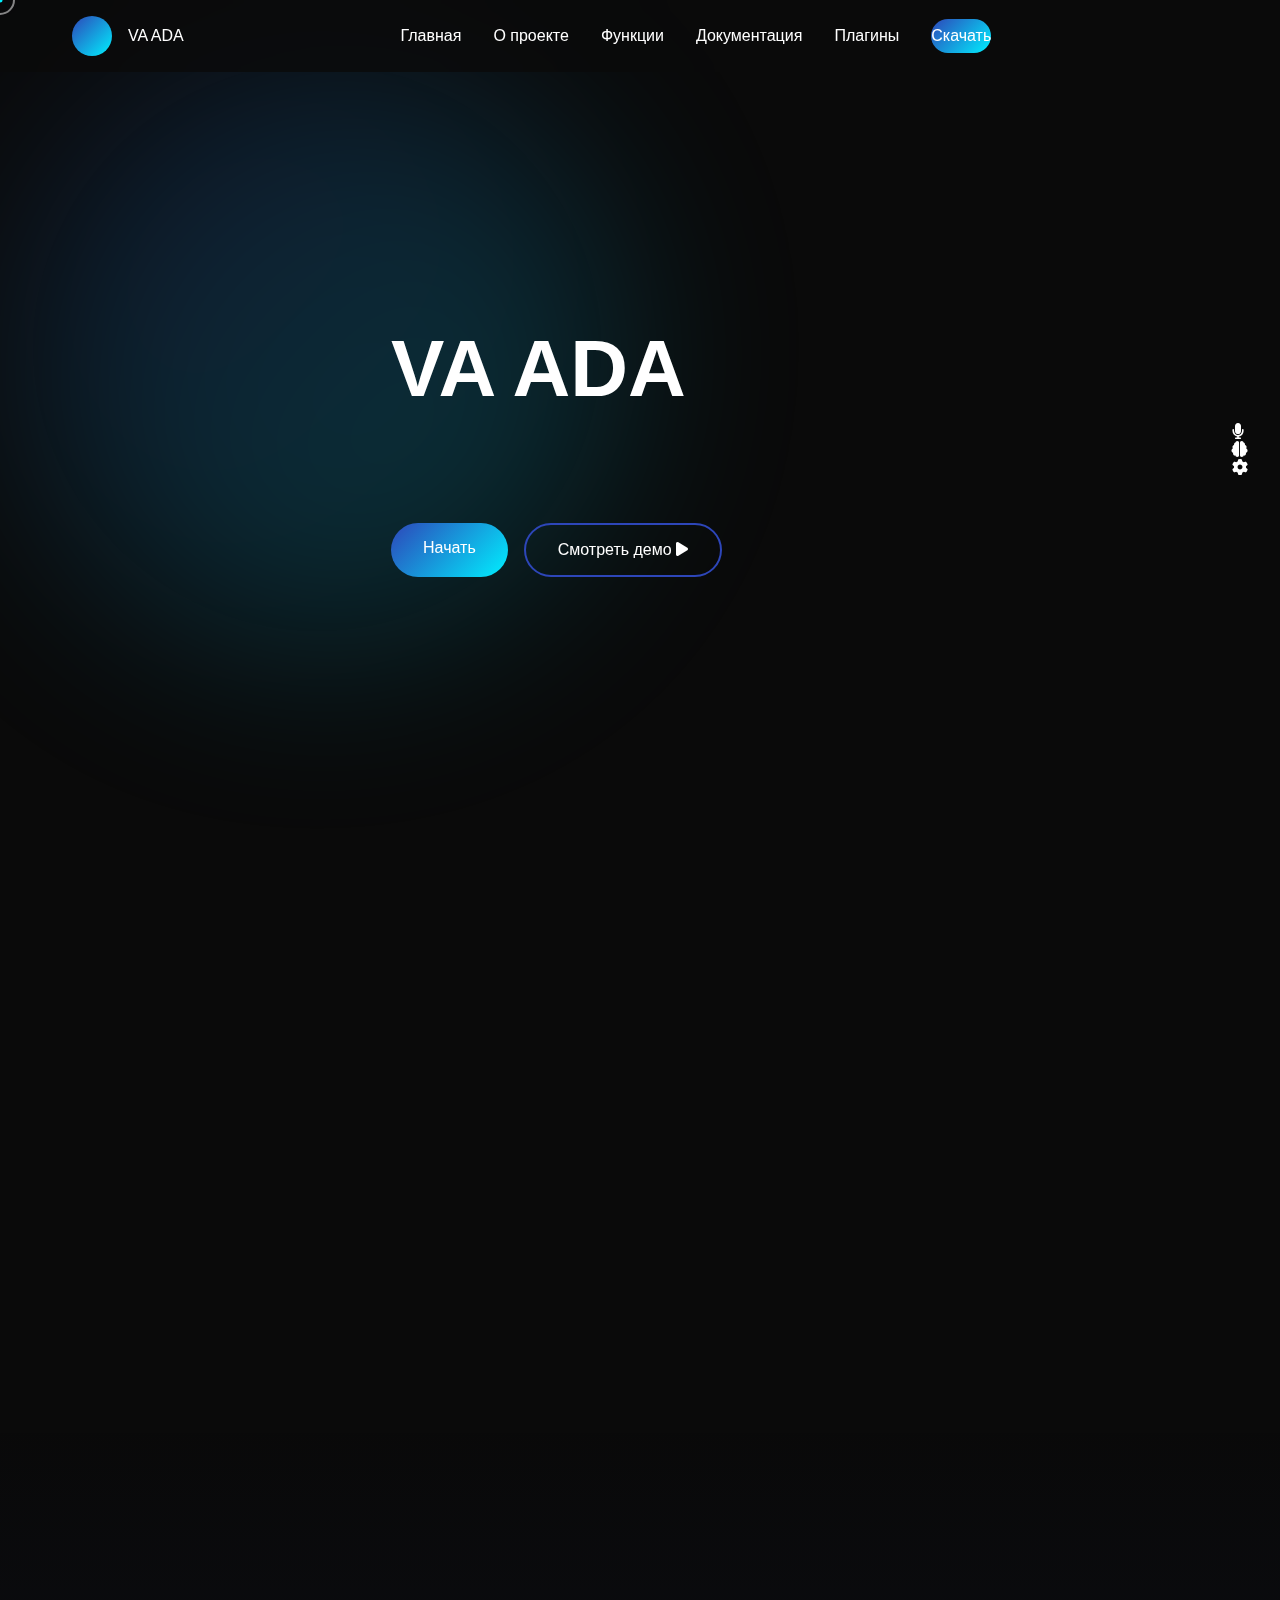
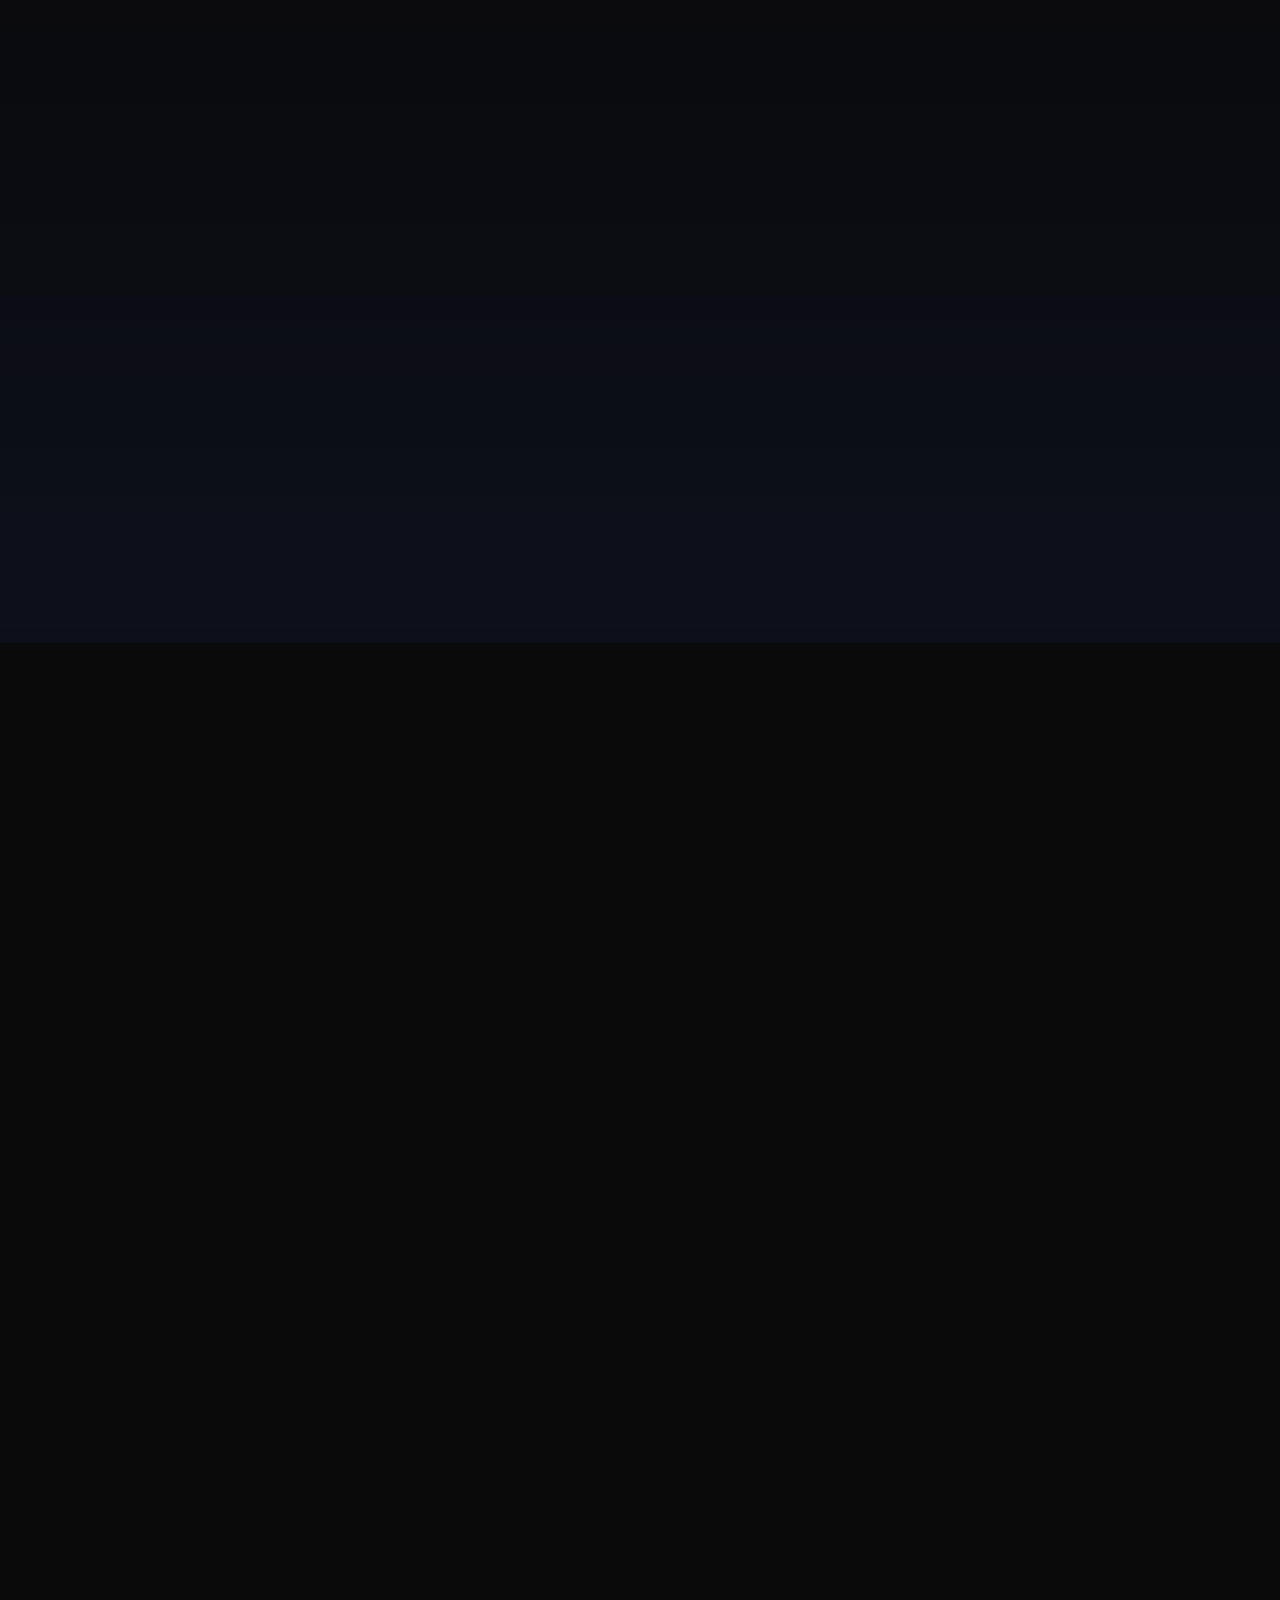
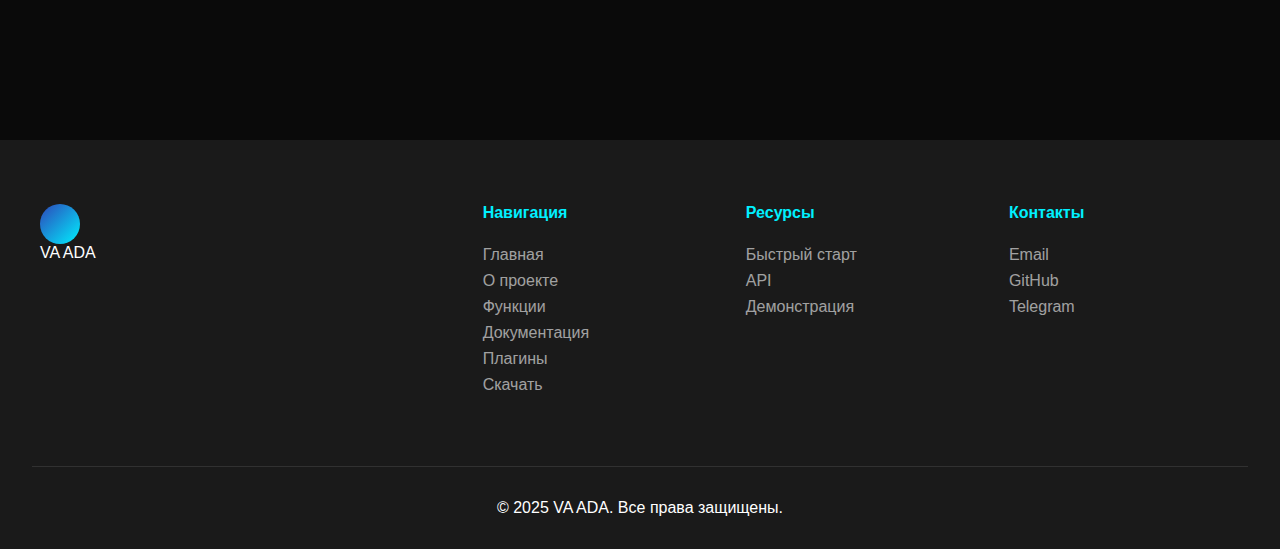
<file: index.html>
<!DOCTYPE html>
<html lang="ru">
<head>
    <meta charset="UTF-8">
    <meta name="viewport" content="width=device-width, initial-scale=1.0">
    <title>VA ADA | Интеллектуальный голосовой ассистент</title>
    <link rel="stylesheet" href="style.css">
    <link rel="stylesheet" href="https://cdnjs.cloudflare.com/ajax/libs/font-awesome/6.0.0/css/all.min.css">
    <link href="https://unpkg.com/aos@2.3.1/dist/aos.css" rel="stylesheet">
</head>
<body>
    <!-- Кастомный курсор -->
    <div class="cursor-outer"></div>
    <div class="cursor-inner"></div>
    
    <!-- Фоновые элементы -->
    <div class="background">
        <div class="gradient-sphere"></div>
        <div class="particles"></div>
    </div>

    <!-- Навигация -->
    <nav class="nav-wrapper">
        <div class="nav-content">
            <div class="logo">
                <div class="logo-sphere"></div>
                <span>VA ADA</span>
            </div>
            <div class="nav-links">
                <a href="#home" class="active">Главная</a>
                <a href="pages/about.html">О проекте</a>
                <a href="pages/features.html">Функции</a>
                <a href="pages/docs.html">Документация</a>
                <a href="pages/plugins.html">Плагины</a>
                <a href="#download" class="cta-button">Скачать</a>
            </div>
            <div class="menu-button">
                <div class="bar"></div>
                <div class="bar"></div>
                <div class="bar"></div>
            </div>
        </div>
    </nav>

    <!-- Главная секция -->
    <section id="home" class="hero">
        <div class="hero-content">
            <h1 class="glitch-text" data-text="VA ADA">VA ADA</h1>
            <p class="typewriter">Будущее голосового управления уже здесь</p>
            <div class="hero-buttons">
                <a href="#download" class="primary-button">
                    <span>Начать</span>
                    <div class="button-particle"></div>
                </a>
                <a href="#experience" class="secondary-button">
                    <span>Смотреть демо</span>
                    <i class="fas fa-play"></i>
                </a>
            </div>
        </div>
        <div class="hero-visual">
            <div class="voice-visualizer"></div>
            <div class="floating-elements">
                <div class="float-element" data-speed="2"><i class="fas fa-microphone"></i></div>
                <div class="float-element" data-speed="1.5"><i class="fas fa-brain"></i></div>
                <div class="float-element" data-speed="3"><i class="fas fa-cog"></i></div>
            </div>
        </div>
    </section>

    <!-- Секция возможностей -->
    <section id="features" class="features">
        <h2 data-aos="fade-up">Возможности</h2>
        <div class="features-grid">
            <div class="feature-card" data-aos="fade-up">
                <div class="feature-icon">
                    <i class="fas fa-microphone"></i>
                </div>
                <h3>Голосовое управление</h3>
                <p>Естественное общение с вашим компьютером</p>
                <div class="feature-hover"></div>
            </div>
            <div class="feature-card" data-aos="fade-up" data-aos-delay="100">
                <div class="feature-icon">
                    <i class="fas fa-brain"></i>
                </div>
                <h3>ИИ технологии</h3>
                <p>Умный анализ и понимание контекста</p>
                <div class="feature-hover"></div>
            </div>
            <div class="feature-card" data-aos="fade-up" data-aos-delay="200">
                <div class="feature-icon">
                    <i class="fas fa-bolt"></i>
                </div>
                <h3>Быстрый отклик</h3>
                <p>Мгновенное выполнение команд</p>
                <div class="feature-hover"></div>
            </div>
        </div>
    </section>

    <!-- Демо секция -->
    <section id="experience" class="experience">
        <div class="experience-content" data-aos="fade-right">
            <h2>Попробуйте сами</h2>
            <div class="demo-container">
                <div class="demo-window interactive">
                    <div class="window-header">
                        <div class="window-controls">
                            <span></span>
                            <span></span>
                            <span></span>
                        </div>
                        <div class="window-title">VA ADA Demo</div>
                    </div>
                    <div class="window-content">
                        <div class="chat-interface">
                            <div class="chat-messages">
                                <div class="message assistant">Привет! Я VA ADA, чем могу помочь?</div>
                                <div class="message user">Какие команды ты поддерживаешь?</div>
                                <div class="message assistant">Вот несколько примеров:
                                    - "Открой браузер" - запуск веб-браузера
                                    - "Закрой окно" - закрытие активного окна
                                    - "Сделай заметку" - создание быстрой заметки
                                    - "Расскажи анекдот" - юмор для разрядки
                                    - "Включи музыку" - управление медиаплеером
                                    И это лишь малая часть возможностей!</div>
                            </div>
                            <div class="voice-interface">
                                <div class="voice-visualizer">
                                    <!-- Визуализация голоса через JavaScript -->
                                </div>
                                <button class="mic-button">
                                    <i class="fas fa-microphone"></i>
                                </button>
                            </div>
                        </div>
                    </div>
                </div>
                <div class="demo-features">
                    <div class="demo-feature active" data-aos="fade-left" data-aos-delay="100">
                        <span class="feature-number">01</span>
                        <h3>Умное управление окнами</h3>
                        <p>Максимизируйте, минимизируйте, закрывайте окна голосом</p>
                    </div>
                    <div class="demo-feature" data-aos="fade-left" data-aos-delay="200">
                        <span class="feature-number">02</span>
                        <h3>Интеллектуальный диалог</h3>
                        <p>Общайтесь на естественном языке с контекстным пониманием</p>
                    </div>
                    <div class="demo-feature" data-aos="fade-left" data-aos-delay="300">
                        <span class="feature-number">03</span>
                        <h3>Быстрые заметки</h3>
                        <p>Создавайте и управляйте заметками с помощью голоса</p>
                    </div>
                    <div class="demo-feature" data-aos="fade-left" data-aos-delay="400">
                        <span class="feature-number">04</span>
                        <h3>Финансовый помощник</h3>
                        <p>Получайте актуальные данные о курсах и котировках</p>
                    </div>
                </div>
            </div>
        </div>
    </section>

    <!-- Секция новостей и обновлений -->
    <section id="news" class="news-section">
        <div class="news-content">
            <h2 data-aos="fade-up">Новости и обновления</h2>
            <div class="news-grid">
                <div class="news-card" data-aos="fade-up" data-aos-delay="100">
                    <div class="news-date">4 мая 2025</div>
                    <h3>Версия 2.0 уже доступна!</h3>
                    <p>Мы рады представить новую версию VA ADA с улучшенным распознаванием речи и поддержкой нейросети GPT.</p>
                    <a href="#" class="read-more">Подробнее <i class="fas fa-arrow-right"></i></a>
                </div>
                
                <div class="news-card" data-aos="fade-up" data-aos-delay="200">
                    <div class="news-date">1 мая 2025</div>
                    <h3>Новые плагины</h3>
                    <p>Добавлено 5 новых плагинов для работы с финансами, погодой и управления умным домом.</p>
                    <a href="#" class="read-more">Подробнее <i class="fas fa-arrow-right"></i></a>
                </div>
                
                <div class="news-card" data-aos="fade-up" data-aos-delay="300">
                    <div class="news-date">25 апреля 2025</div>
                    <h3>Улучшение производительности</h3>
                    <p>Оптимизирована работа с памятью и ускорена обработка голосовых команд.</p>
                    <a href="#" class="read-more">Подробнее <i class="fas fa-arrow-right"></i></a>
                </div>
            </div>
        </div>
    </section>

    <!-- Секция загрузки -->
    <section id="download" class="download">
        <div class="download-content" data-aos="zoom-in">
            <h2>Готовы начать?</h2>
            <div class="download-card">
                <div class="download-header">
                    <div class="download-icon">
                        <i class="fas fa-download"></i>
                    </div>
                    <div class="download-info">
                        <h3>VA ADA</h3>
                        <span class="version">Версия 1.0.0</span>
                    </div>
                </div>
                <div class="download-features">
                    <div class="feature">
                        <i class="fas fa-check"></i>
                        <span>Полная версия</span>
                    </div>
                    <div class="feature">
                        <i class="fas fa-check"></i>
                        <span>Все плагины включены</span>
                    </div>
                    <div class="feature">
                        <i class="fas fa-check"></i>
                        <span>Бесплатные обновления</span>
                    </div>
                </div>
                <a href="VA_ADA-assistent.zip" class="download-button" download>
                    <span>Скачать для Windows</span>
                    <div class="download-progress"></div>
                </a>
                <span class="file-size">245 MB</span>
            </div>
        </div>
    </section>

    <!-- Футер -->
    <footer class="footer">
        <div class="footer-content">
            <div class="footer-logo">
                <div class="logo-sphere"></div>
                <span>VA ADA</span>
            </div>
            <div class="footer-links">
                <div class="link-group">
                    <h4>Навигация</h4>
                    <a href="#home">Главная</a>
                    <a href="pages/about.html">О проекте</a>
                    <a href="pages/features.html">Функции</a>
                    <a href="pages/docs.html">Документация</a>
                    <a href="pages/plugins.html">Плагины</a>
                    <a href="#download">Скачать</a>
                </div>
                <div class="link-group">
                    <h4>Ресурсы</h4>
                    <a href="pages/docs.html#quickstart">Быстрый старт</a>
                    <a href="pages/docs.html#api">API</a>
                    <a href="pages/features.html#demo">Демонстрация</a>
                </div>
                <div class="link-group">
                    <h4>Контакты</h4>
                    <a href="mailto:contact@va-ada.com">Email</a>
                    <a href="https://github.com/va-ada">GitHub</a>
                    <a href="https://t.me/va_ada">Telegram</a>
                </div>
            </div>
        </div>
        <div class="footer-bottom">
            <p>&copy; 2025 VA ADA. Все права защищены.</p>
        </div>
    </footer>

    <!-- Скрипты -->
    <script src="https://unpkg.com/aos@2.3.1/dist/aos.js"></script>
    <script src="main.js"></script>
</body>
</html>
</file>
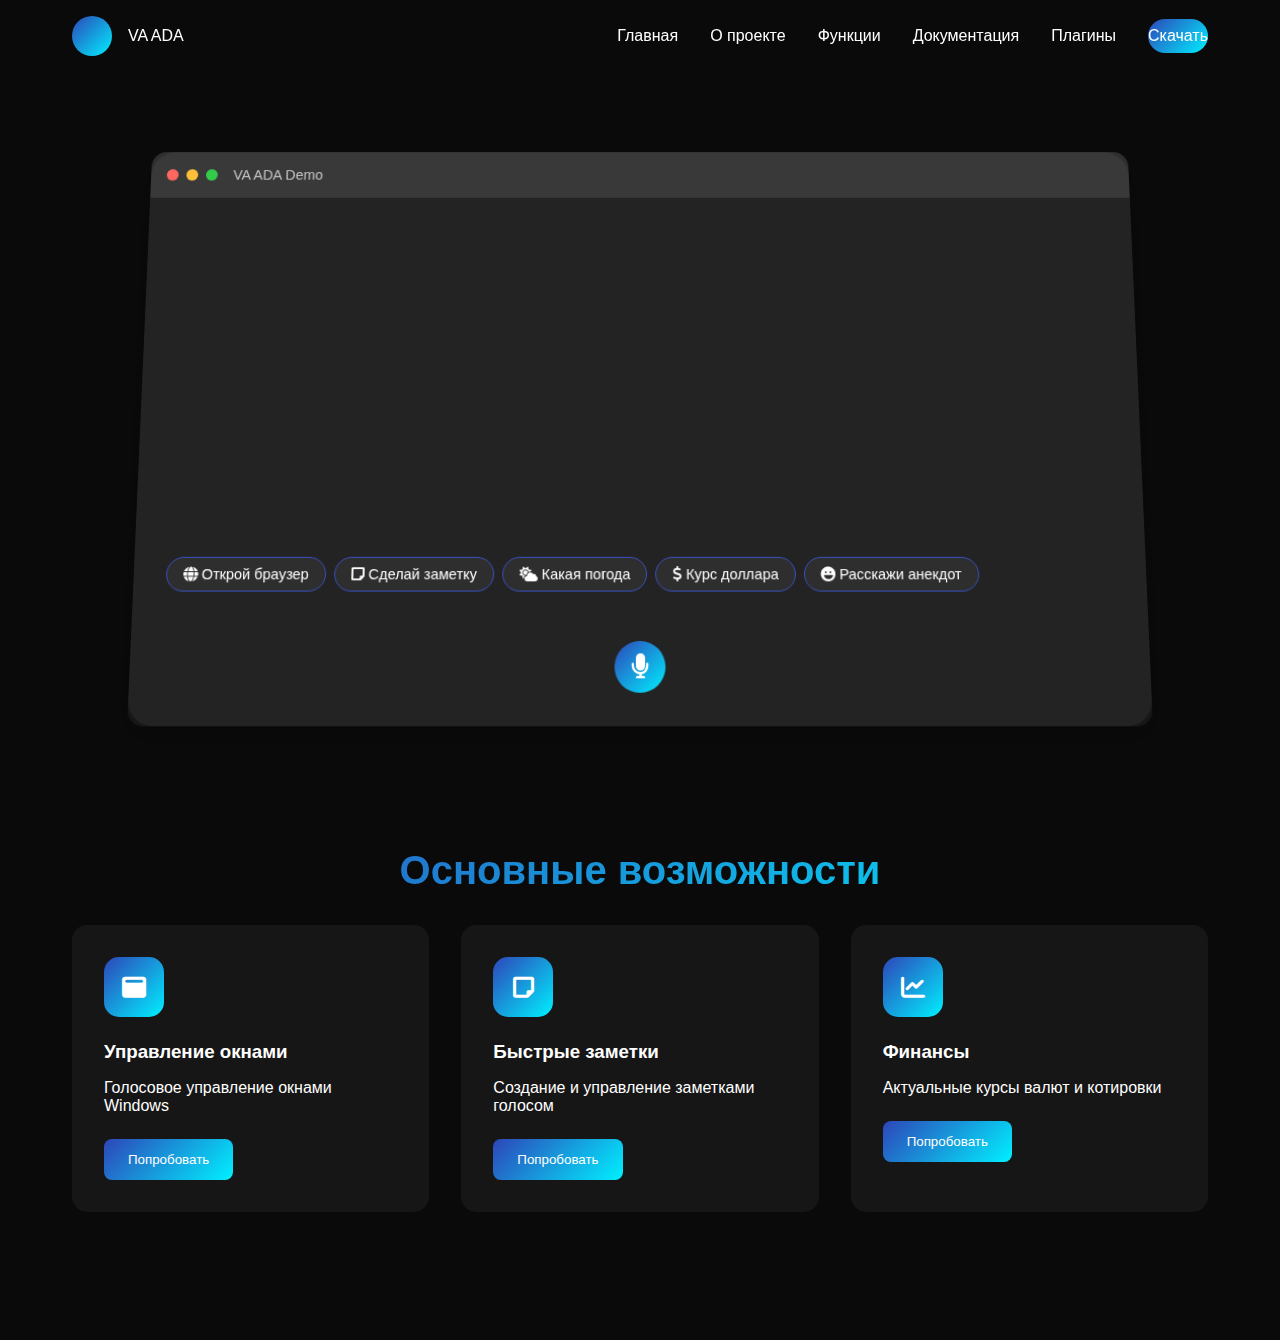
<file: pages/features.html>
<!DOCTYPE html>
<html lang="ru">
<head>
    <meta charset="UTF-8">
    <meta name="viewport" content="width=device-width, initial-scale=1.0">
    <title>Возможности | VA ADA</title>
    <link rel="stylesheet" href="../style.css">
    <link rel="stylesheet" href="features.css">
    <link rel="stylesheet" href="https://cdnjs.cloudflare.com/ajax/libs/font-awesome/6.0.0/css/all.min.css">
    <link href="https://unpkg.com/aos@2.3.1/dist/aos.css" rel="stylesheet">
</head>
<body>
    <!-- Навигация -->
    <nav class="nav-wrapper">
        <div class="nav-content">
            <div class="logo">
                <div class="logo-sphere"></div>
                <span>VA ADA</span>
            </div>
            <div class="nav-links">
                <a href="../index.html">Главная</a>
                <a href="about.html">О проекте</a>
                <a href="features.html" class="active">Функции</a>
                <a href="docs.html">Документация</a>
                <a href="plugins.html">Плагины</a>
                <a href="../index.html#download" class="cta-button">Скачать</a>
            </div>
        </div>
    </nav>

    <!-- Основной контент -->
    <main class="features-page">
        <!-- Интерактивное демо -->
        <section class="interactive-demo">
            <div class="demo-window">
                <div class="window-header">
                    <div class="window-controls">
                        <span></span>
                        <span></span>
                        <span></span>
                    </div>
                    <div class="window-title">VA ADA Demo</div>
                </div>
                <div class="window-content">
                    <div class="chat-interface">
                        <div class="chat-messages">
                            <div class="message assistant">Привет! Я VA ADA, чем могу помочь?</div>
                        </div>
                        <div class="quick-commands">
                            <button class="quick-command" data-command="Открой браузер">
                                <i class="fas fa-globe"></i> Открой браузер
                            </button>
                            <button class="quick-command" data-command="Сделай заметку">
                                <i class="fas fa-note-sticky"></i> Сделай заметку
                            </button>
                            <button class="quick-command" data-command="Какая погода">
                                <i class="fas fa-cloud-sun"></i> Какая погода
                            </button>
                            <button class="quick-command" data-command="Курс доллара">
                                <i class="fas fa-dollar-sign"></i> Курс доллара
                            </button>
                            <button class="quick-command" data-command="Расскажи анекдот">
                                <i class="fas fa-laugh"></i> Расскажи анекдот
                            </button>
                        </div>
                        <div class="voice-interface">
                            <div class="voice-visualizer">
                                <!-- Визуализация голоса через JavaScript -->
                            </div>
                            <button class="mic-button">
                                <i class="fas fa-microphone"></i>
                                <div class="mic-ring"></div>
                            </button>
                        </div>
                    </div>
                </div>
            </div>
        </section>

        <!-- Сетка функций -->
        <section class="features-grid">
            <div class="feature-category">
                <h2>Основные возможности</h2>
                <div class="features-list">
                    <div class="feature-item" data-demo="window-control">
                        <div class="feature-icon">
                            <i class="fas fa-window-maximize"></i>
                        </div>
                        <div class="feature-content">
                            <h3>Управление окнами</h3>
                            <p>Голосовое управление окнами Windows</p>
                            <button class="try-button">Попробовать</button>
                        </div>
                    </div>

                    <div class="feature-item" data-demo="notes">
                        <div class="feature-icon">
                            <i class="fas fa-note-sticky"></i>
                        </div>
                        <div class="feature-content">
                            <h3>Быстрые заметки</h3>
                            <p>Создание и управление заметками голосом</p>
                            <button class="try-button">Попробовать</button>
                        </div>
                    </div>

                    <div class="feature-item" data-demo="finance">
                        <div class="feature-icon">
                            <i class="fas fa-chart-line"></i>
                        </div>
                        <div class="feature-content">
                            <h3>Финансы</h3>
                            <p>Актуальные курсы валют и котировки</p>
                            <button class="try-button">Попробовать</button>
                        </div>
                    </div>
                </div>
            </div>
        </section>
    </main>

    <!-- Модальное окно демонстрации -->
    <div class="demo-modal">
        <div class="modal-content">
            <button class="close-modal">
                <i class="fas fa-times"></i>
            </button>
            <div class="modal-body">
                <!-- Содержимое будет добавлено через JavaScript -->
            </div>
        </div>
    </div>

    <!-- Скрипты -->
    <script src="https://unpkg.com/aos@2.3.1/dist/aos.js"></script>
    <script src="features.js"></script>
</body>
</html>
</file>
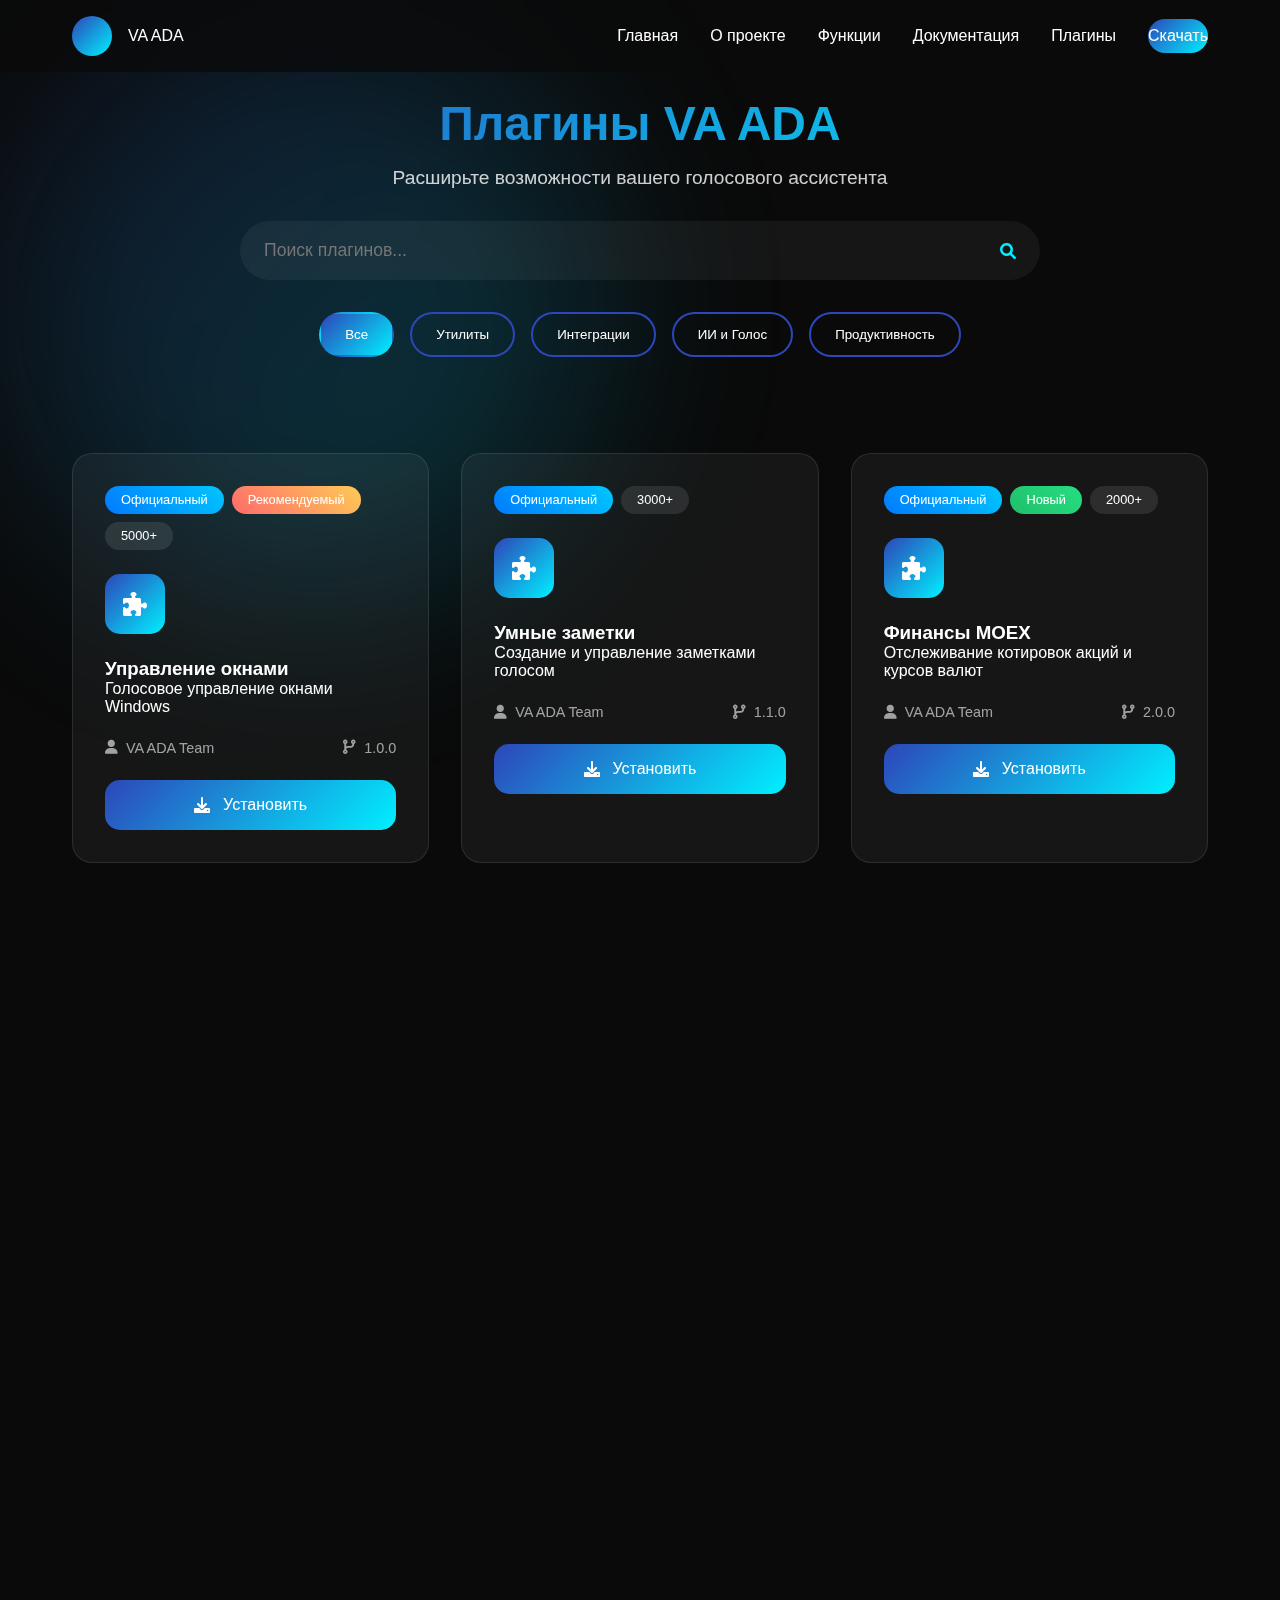
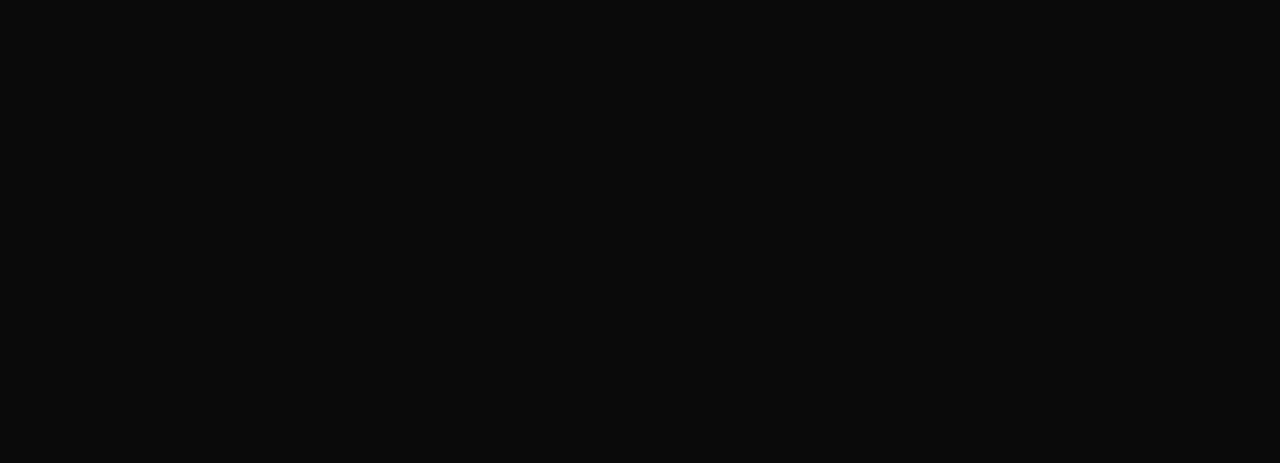
<file: pages/plugins.html>
<!DOCTYPE html>
<html lang="ru">
<head>
    <meta charset="UTF-8">
    <meta name="viewport" content="width=device-width, initial-scale=1.0">
    <title>Плагины - VA ADA</title>
    <link rel="stylesheet" href="../style.css">
    <link rel="stylesheet" href="plugins.css">
    <link rel="stylesheet" href="https://cdnjs.cloudflare.com/ajax/libs/font-awesome/6.0.0/css/all.min.css">
    <link href="https://unpkg.com/aos@2.3.1/dist/aos.css" rel="stylesheet">
</head>
<body>
    <!-- Фоновые элементы -->
    <div class="background">
        <div class="gradient-sphere"></div>
        <div class="particles"></div>
    </div>

    <!-- Навигация -->
    <nav class="nav-wrapper">
        <div class="nav-content">
            <div class="logo">
                <div class="logo-sphere"></div>
                <span>VA ADA</span>
            </div>
            <div class="nav-links">
                <a href="../index.html">Главная</a>
                <a href="about.html">О проекте</a>
                <a href="features.html">Функции</a>
                <a href="docs.html">Документация</a>
                <a href="plugins.html" class="active">Плагины</a>
                <a href="../index.html#download" class="cta-button">Скачать</a>
            </div>
        </div>
    </nav>

    <main class="plugins-page">
        <!-- Заголовок и поиск -->
        <section class="plugins-hero" data-aos="fade-up">
            <h1>Плагины VA ADA</h1>
            <p>Расширьте возможности вашего голосового ассистента</p>
            
            <div class="search-filters">
                <div class="search-box">
                    <input type="text" placeholder="Поиск плагинов...">
                    <i class="fas fa-search"></i>
                </div>
                <div class="filter-buttons">
                    <button class="filter-btn active" data-category="all">Все</button>
                    <button class="filter-btn" data-category="utility">Утилиты</button>
                    <button class="filter-btn" data-category="integration">Интеграции</button>
                    <button class="filter-btn" data-category="ai">ИИ и Голос</button>
                    <button class="filter-btn" data-category="productivity">Продуктивность</button>
                </div>
            </div>
        </section>

        <!-- Сетка плагинов -->
        <section class="plugins-grid">
            <!-- Плагины добавляются динамически через JavaScript -->
        </section>

        <!-- Создание плагина -->
        <section class="create-plugin" data-aos="fade-up">
            <div class="create-content">
                <h2>Создайте свой плагин</h2>
                <p>Расширьте возможности VA Assistant, создав собственный плагин</p>
                
                <div class="create-steps">
                    <div class="step" data-aos="fade-up" data-aos-delay="100">
                        <span class="step-number">01</span>
                        <div class="step-icon">
                            <i class="fas fa-book"></i>
                        </div>
                        <h3>Подготовка</h3>
                        <p>Ознакомьтесь с документацией по разработке плагинов</p>
                        <a href="docs.html#plugin-development" class="step-link">
                            Читать руководство
                            <i class="fas fa-arrow-right"></i>
                        </a>
                    </div>
                    
                    <div class="step" data-aos="fade-up" data-aos-delay="200">
                        <span class="step-number">02</span>
                        <div class="step-icon">
                            <i class="fas fa-code"></i>
                        </div>
                        <h3>Разработка</h3>
                        <p>Используйте наши шаблоны и API для создания функционала</p>
                        <a href="docs.html#api-reference" class="step-link">
                            Начать разработку
                            <i class="fas fa-arrow-right"></i>
                        </a>
                    </div>
                    
                    <div class="step" data-aos="fade-up" data-aos-delay="300">
                        <span class="step-number">03</span>
                        <div class="step-icon">
                            <i class="fas fa-rocket"></i>
                        </div>
                        <h3>Публикация</h3>
                        <p>Опубликуйте свой плагин в каталоге VA Assistant</p>
                        <a href="docs.html#publishing-plugins" class="step-link">
                            Опубликовать плагин
                            <i class="fas fa-arrow-right"></i>
                        </a>
                    </div>
                </div>
            </div>
        </section>
    </main>

    <!-- Шаблон карточки плагина -->
    <template id="plugin-card-template">
        <div class="plugin-card" data-aos="fade-up">
            <div class="plugin-badges">
                <span class="badge official">Официальный</span>
                <span class="badge featured">Рекомендуемый</span>
                <span class="badge new">Новый</span>
                <span class="badge downloads">1000+ загрузок</span>
            </div>
            <div class="plugin-icon">
                <i class="fas fa-puzzle-piece"></i>
            </div>
            <h3></h3>
            <p class="description"></p>
            <div class="plugin-meta">
                <span class="author">
                    <i class="fas fa-user"></i>
                    <span></span>
                </span>
                <span class="version">
                    <i class="fas fa-code-branch"></i>
                    <span></span>
                </span>
            </div>
            <button class="install-btn">
                <i class="fas fa-download"></i>
                <span>Установить</span>
            </button>
        </div>
    </template>

    <script src="https://unpkg.com/aos@2.3.1/dist/aos.js"></script>
    <script src="plugins.js"></script>
</body>
</html>
</file>
<file: style.css>
/* Основные стили и переменные */
:root {
    --primary: #2D46B9;
    --primary-light: #3D56C9;
    --secondary: #1A1A1A;
    --accent: #00F0FF;
    --text: #FFFFFF;
    --background: #0A0A0A;
    --card-bg: rgba(255, 255, 255, 0.05);
    --gradient: linear-gradient(135deg, var(--primary), var(--accent));
    --animation-speed: 0.3s;
    --hover-lift: translateY(-5px);
    --card-shadow: 0 10px 20px rgba(0, 0, 0, 0.2);
    --interaction-highlight: rgba(255, 255, 255, 0.1);
}

* {
    margin: 0;
    padding: 0;
    box-sizing: border-box;
    font-family: 'Inter', sans-serif;
}

body {
    background-color: var(--background);
    color: var(--text);
    overflow-x: hidden;
}

/* Кастомный курсор */
.cursor-outer,
.cursor-inner {
    position: fixed;
    border-radius: 50%;
    pointer-events: none;
    transform: translate(-50%, -50%);
    z-index: 9999;
    transition: transform 0.1s ease;
}

.cursor-outer {
    width: 30px;
    height: 30px;
    border: 2px solid rgba(255, 255, 255, 0.5);
    transition: transform 0.3s ease;
}

.cursor-inner {
    width: 5px;
    height: 5px;
    background: var(--accent);
    transition: transform 0.2s ease;
}

/* Фоновые элементы */
.background {
    position: fixed;
    top: 0;
    left: 0;
    width: 100%;
    height: 100%;
    z-index: -1;
    overflow: hidden;
}

.gradient-sphere {
    position: absolute;
    width: 600px;
    height: 600px;
    background: var(--gradient);
    filter: blur(100px);
    opacity: 0.2;
    border-radius: 50%;
    animation: sphereFloat 20s infinite ease-in-out;
}

.particles {
    position: absolute;
    width: 100%;
    height: 100%;
}

/* Навигация */
.nav-wrapper {
    position: fixed;
    top: 0;
    left: 0;
    width: 100%;
    z-index: 100;
    backdrop-filter: blur(10px);
    background: rgba(10, 10, 10, 0.8);
}

.nav-content {
    max-width: 1200px;
    margin: 0 auto;
    padding: 1rem 2rem;
    display: flex;
    justify-content: space-between;
    align-items: center;
}

.logo {
    display: flex;
    align-items: center;
    gap: 1rem;
}

.logo-sphere {
    width: 40px;
    height: 40px;
    background: var(--gradient);
    border-radius: 50%;
    animation: pulse 2s infinite;
}

.nav-links {
    display: flex;
    gap: 2rem;
}

.nav-links a {
    color: var(--text);
    text-decoration: none;
    font-weight: 500;
    position: relative;
    padding: 0.5rem 0;
}

.nav-links a::after {
    content: '';
    position: absolute;
    bottom: 0;
    left: 0;
    width: 0;
    height: 2px;
    background: var(--gradient);
    transition: width 0.3s ease;
}

.nav-links a:hover::after {
    width: 100%;
}

.cta-button {
    background: var(--gradient);
    padding: 0.5rem 1.5rem;
    border-radius: 50px;
    transition: transform 0.3s ease;
}

.cta-button:hover {
    transform: scale(1.05);
}

/* Главная секция */
.hero {
    min-height: 100vh;
    display: flex;
    align-items: center;
    padding: 6rem 2rem;
    position: relative;
}

.hero-content {
    max-width: 600px;
    margin: 0 auto;
}

.glitch-text {
    font-size: 5rem;
    font-weight: 900;
    position: relative;
    animation: glitch 3s infinite;
}

.typewriter {
    font-size: 1.5rem;
    margin: 2rem 0;
    opacity: 0;
    animation: fadeIn 1s forwards 0.5s;
}

.hero-buttons {
    display: flex;
    gap: 1rem;
    margin-top: 3rem;
}

.primary-button,
.secondary-button {
    padding: 1rem 2rem;
    border-radius: 50px;
    text-decoration: none;
    font-weight: 500;
    transition: transform 0.3s ease;
    position: relative;
    overflow: hidden;
}

.primary-button {
    background: var(--gradient);
    color: var(--text);
}

.secondary-button {
    border: 2px solid var(--primary);
    color: var(--text);
}

.button-particle {
    position: absolute;
    background: white;
    width: 100%;
    height: 100%;
    top: 0;
    left: -100%;
    opacity: 0.2;
    transition: transform 0.5s ease;
}

.primary-button:hover .button-particle {
    transform: translateX(100%);
}

/* Секция возможностей */
.features {
    padding: 6rem 2rem;
}

.features h2 {
    text-align: center;
    font-size: 3rem;
    margin-bottom: 4rem;
}

.features-grid {
    display: grid;
    grid-template-columns: repeat(auto-fit, minmax(300px, 1fr));
    gap: 2rem;
    max-width: 1200px;
    margin: 0 auto;
}

.feature-card {
    background: var(--card-bg);
    padding: 2rem;
    border-radius: 20px;
    position: relative;
    overflow: hidden;
    transition: transform 0.3s ease;
}

.feature-card:hover {
    transform: translateY(-10px);
}

.feature-icon {
    width: 60px;
    height: 60px;
    background: var(--gradient);
    border-radius: 50%;
    display: flex;
    align-items: center;
    justify-content: center;
    margin-bottom: 1.5rem;
}

.feature-icon i {
    font-size: 1.5rem;
    color: var(--text);
}

.feature-hover {
    position: absolute;
    top: 0;
    left: 0;
    width: 100%;
    height: 100%;
    background: var(--gradient);
    opacity: 0;
    transition: opacity 0.3s ease;
}

.feature-card:hover .feature-hover {
    opacity: 0.1;
}

/* Демо секция */
.experience {
    padding: 6rem 2rem;
    background: linear-gradient(to bottom, transparent, rgba(45, 70, 185, 0.1));
}

.demo-container {
    max-width: 1200px;
    margin: 0 auto;
    display: grid;
    grid-template-columns: 1.5fr 1fr;
    gap: 4rem;
    position: relative;
    z-index: 1;
}

.demo-video {
    position: relative;
    border-radius: 20px;
    overflow: hidden;
}

.play-button {
    position: absolute;
    top: 50%;
    left: 50%;
    transform: translate(-50%, -50%);
    width: 80px;
    height: 80px;
    background: var(--gradient);
    border-radius: 50%;
    display: flex;
    align-items: center;
    justify-content: center;
    cursor: pointer;
    transition: transform 0.3s ease;
}

.play-button:hover {
    transform: translate(-50%, -50%) scale(1.1);
}

.demo-features {
    display: flex;
    flex-direction: column;
    gap: 2rem;
    margin-top: 2rem;
}

.demo-feature {
    padding: 1.5rem;
    background: var(--card-bg);
    border-radius: 15px;
    transition: transform 0.3s ease;
}

.demo-feature:hover {
    transform: translateX(10px);
}

.feature-number {
    color: var(--accent);
    font-size: 0.9rem;
    font-weight: 700;
}

.demo-window {
    background: var(--card-bg);
    border-radius: 15px;
    overflow: hidden;
    box-shadow: 0 10px 30px rgba(0, 0, 0, 0.2);
    transition: transform 0.3s ease;
}

.demo-window:hover {
    transform: translateY(-10px);
}

.window-header {
    padding: 1rem;
    background: rgba(255, 255, 255, 0.05);
    display: flex;
    align-items: center;
    gap: 1rem;
}

.window-controls {
    display: flex;
    gap: 0.5rem;
}

.window-controls span {
    width: 12px;
    height: 12px;
    border-radius: 50%;
    background: rgba(255, 255, 255, 0.3);
}

.window-controls span:nth-child(1) { background: #ff5f57; }
.window-controls span:nth-child(2) { background: #febc2e; }
.window-controls span:nth-child(3) { background: #28c840; }

.window-title {
    color: var(--text-secondary);
    font-size: 0.9rem;
}

/* Секция новостей */
.news-section {
    padding: 6rem 2rem;
    background: var(--background);
    position: relative;
    overflow: hidden;
}

.news-content {
    max-width: 1200px;
    margin: 0 auto;
}

.news-grid {
    display: grid;
    grid-template-columns: repeat(auto-fit, minmax(300px, 1fr));
    gap: 2rem;
    margin-top: 3rem;
}

.news-card {
    background: var(--card-bg);
    border-radius: 15px;
    padding: 2rem;
    transition: all 0.3s ease;
    position: relative;
    overflow: hidden;
}

.news-card::before {
    content: '';
    position: absolute;
    top: 0;
    left: 0;
    width: 100%;
    height: 4px;
    background: var(--gradient);
    transform: scaleX(0);
    transform-origin: left;
    transition: transform 0.3s ease;
}

.news-card:hover::before {
    transform: scaleX(1);
}

.news-card:hover {
    transform: translateY(-10px);
    box-shadow: 0 10px 30px rgba(0, 240, 255, 0.1);
}

.news-date {
    color: var(--accent);
    font-size: 0.9rem;
    margin-bottom: 1rem;
}

.news-card h3 {
    font-size: 1.5rem;
    margin-bottom: 1rem;
    color: var(--text);
}

.news-card p {
    color: var(--text-secondary);
    margin-bottom: 1.5rem;
    line-height: 1.6;
}

.read-more {
    color: var(--accent);
    text-decoration: none;
    display: flex;
    align-items: center;
    gap: 0.5rem;
    font-weight: 500;
    transition: gap 0.3s ease;
}

.read-more:hover {
    gap: 1rem;
}

.read-more i {
    font-size: 0.8rem;
}

/* Секция загрузки */
.download {
    padding: 6rem 2rem;
}

.download-card {
    max-width: 500px;
    margin: 0 auto;
    background: var(--card-bg);
    border-radius: 20px;
    padding: 2rem;
}

.download-header {
    display: flex;
    align-items: center;
    gap: 1.5rem;
    margin-bottom: 2rem;
}

.download-icon {
    width: 50px;
    height: 50px;
    background: var(--gradient);
    border-radius: 12px;
    display: flex;
    align-items: center;
    justify-content: center;
}

.download-features {
    margin: 2rem 0;
}

.feature {
    display: flex;
    align-items: center;
    gap: 1rem;
    margin-bottom: 1rem;
}

.download-button {
    display: block;
    background: var(--gradient);
    color: var(--text);
    text-decoration: none;
    padding: 1rem;
    border-radius: 12px;
    text-align: center;
    position: relative;
    overflow: hidden;
}

.download-progress {
    position: absolute;
    bottom: 0;
    left: 0;
    height: 4px;
    background: var(--gradient);
    width: 0;
    transition: width 0.3s ease;
}

.download-button:hover .download-progress {
    width: 100%;
}

.file-size {
    display: block;
    text-align: center;
    margin-top: 1rem;
    color: rgba(255, 255, 255, 0.6);
}

/* Улучшенная кнопка микрофона */
.mic-button {
    width: 60px;
    height: 60px;
    border-radius: 50%;
    background: var(--gradient);
    border: none;
    color: var(--text);
    font-size: 1.5rem;
    cursor: pointer;
    position: relative;
    transition: transform 0.3s ease;
    overflow: hidden;
}

.mic-button::before {
    content: '';
    position: absolute;
    top: -50%;
    left: -50%;
    width: 200%;
    height: 200%;
    background: radial-gradient(circle, rgba(255,255,255,0.1) 0%, transparent 70%);
    opacity: 0;
    transition: opacity 0.3s ease;
}

.mic-button:hover::before {
    opacity: 1;
}

.mic-button:hover {
    transform: scale(1.1);
}

.mic-button.recording {
    animation: pulseRecording 2s infinite;
}

@keyframes pulseRecording {
    0% {
        box-shadow: 0 0 0 0 rgba(0, 240, 255, 0.4);
    }
    70% {
        box-shadow: 0 0 0 20px rgba(0, 240, 255, 0);
    }
    100% {
        box-shadow: 0 0 0 0 rgba(0, 240, 255, 0);
    }
}

/* Футер */
.footer {
    background: var(--secondary);
    padding: 4rem 2rem 2rem;
}

.footer-content {
    max-width: 1200px;
    margin: 0 auto;
    display: grid;
    grid-template-columns: 1fr 2fr;
    gap: 4rem;
}

.footer-links {
    display: grid;
    grid-template-columns: repeat(auto-fit, minmax(200px, 1fr));
    gap: 2rem;
}

.link-group h4 {
    margin-bottom: 1.5rem;
    color: var(--accent);
}

.link-group a,
.link-group span {
    display: block;
    color: rgba(255, 255, 255, 0.6);
    text-decoration: none;
    margin-bottom: 0.5rem;
}

.footer-bottom {
    margin-top: 4rem;
    padding-top: 2rem;
    border-top: 1px solid rgba(255, 255, 255, 0.1);
    text-align: center;
}

/* Анимации */
@keyframes sphereFloat {
    0%, 100% {
        transform: translate(0, 0);
    }
    50% {
        transform: translate(100px, -50px);
    }
}

@keyframes pulse {
    0% {
        transform: scale(1);
        opacity: 1;
    }
    50% {
        transform: scale(1.1);
        opacity: 0.8;
    }
    100% {
        transform: scale(1);
        opacity: 1;
    }
}

@keyframes glitch {
    0% {
        text-shadow: 0.05em 0 0 rgba(255,0,0,0.75),
                     -0.025em -0.05em 0 rgba(0,255,0,0.75),
                     0.025em 0.05em 0 rgba(0,0,255,0.75);
    }
    14% {
        text-shadow: 0.05em 0 0 rgba(255,0,0,0.75),
                     -0.025em -0.05em 0 rgba(0,255,0,0.75),
                     0.025em 0.05em 0 rgba(0,0,255,0.75);
    }
    15% {
        text-shadow: -0.05em -0.025em 0 rgba(255,0,0,0.75),
                     0.025em 0.025em 0 rgba(0,255,0,0.75),
                     -0.05em -0.05em 0 rgba(0,0,255,0.75);
    }
    49% {
        text-shadow: -0.05em -0.025em 0 rgba(255,0,0,0.75),
                     0.025em 0.025em 0 rgba(0,255,0,0.75),
                     -0.05em -0.05em 0 rgba(0,0,255,0.75);
    }
    50% {
        text-shadow: 0.025em 0.05em 0 rgba(255,0,0,0.75),
                     0.05em 0 0 rgba(0,255,0,0.75),
                     0 -0.05em 0 rgba(0,0,255,0.75);
    }
    99% {
        text-shadow: 0.025em 0.05em 0 rgba(255,0,0,0.75),
                     0.05em 0 0 rgba(0,255,0,0.75),
                     0 -0.05em 0 rgba(0,0,255,0.75);
    }
    100% {
        text-shadow: -0.025em 0 0 rgba(255,0,0,0.75),
                     -0.025em -0.025em 0 rgba(0,255,0,0.75),
                     -0.025em -0.05em 0 rgba(0,0,255,0.75);
    }
}

@keyframes fadeIn {
    from {
        opacity: 0;
        transform: translateY(20px);
    }
    to {
        opacity: 1;
        transform: translateY(0);
    }
}

/* Глобальные анимации */
.animate-in {
    animation: fadeIn var(--animation-speed) ease forwards;
}

.animate-up {
    animation: slideUp var(--animation-speed) ease forwards;
}

/* Интерактивные эффекты */
.interactive {
    transition: transform var(--animation-speed) ease, 
                box-shadow var(--animation-speed) ease;
}

.interactive:hover {
    transform: var(--hover-lift);
    box-shadow: var(--card-shadow);
}

/* Улучшенная обратная связь */
.clickable {
    cursor: pointer;
    position: relative;
    overflow: hidden;
}

.clickable::after {
    content: '';
    position: absolute;
    top: 50%;
    left: 50%;
    width: 100%;
    height: 100%;
    background: var(--interaction-highlight);
    border-radius: inherit;
    transform: translate(-50%, -50%) scale(0);
    opacity: 0;
    transition: transform 0.4s ease, opacity 0.3s ease;
}

.clickable:active::after {
    transform: translate(-50%, -50%) scale(1);
    opacity: 1;
    transition: transform 0s;
}

/* Улучшенные состояния фокуса */
:focus-visible {
    outline: 2px solid var(--accent);
    outline-offset: 2px;
}

/* Плавные переходы для всех интерактивных элементов */
a, button, input, .card, .icon {
    transition: all var(--animation-speed) ease;
}

/* Эффект пульсации */
@keyframes pulse {
    0% { transform: scale(1); }
    50% { transform: scale(1.05); }
    100% { transform: scale(1); }
}

.pulse {
    animation: pulse 2s infinite;
}

/* Улучшенная доступность */
@media (prefers-reduced-motion: reduce) {
    * {
        animation-duration: 0.01ms !important;
        animation-iteration-count: 1 !important;
        transition-duration: 0.01ms !important;
        scroll-behavior: auto !important;
    }
}

/* Медиа запросы */
@media (max-width: 768px) {
    .nav-links {
        display: none;
    }
    
    .menu-button {
        display: block;
    }
    
    .hero-content {
        text-align: center;
    }
    
    .demo-container {
        grid-template-columns: 1fr;
        flex-direction: column;
    }
    
    .footer-content {
        grid-template-columns: 1fr;
    }

    .news-grid {
        grid-template-columns: 1fr;
    }

    .demo-features {
        margin-top: 2rem;
    }

    .window-content {
        padding: 1rem;
    }
}

/* Эффекты при наведении */
a:hover,
button:hover {
    transform: scale(1.05);
}

.feature-card:hover .feature-icon,
.download-card:hover .download-icon {
    transform: rotate(360deg) scale(1.1);
}

.nav-links a:hover {
    text-shadow: 0 0 10px var(--accent);
}

.feature-card:hover .feature-icon {
    transform: rotate(360deg);
    transition: transform 0.5s ease;
}
</file>
<file: pages/features.css>
/* Страница функций */
.features-page {
    padding-top: 80px;
    min-height: 100vh;
}

/* Демо-окно */
.interactive-demo {
    max-width: 1000px;
    margin: 4rem auto;
}

.demo-window {
    background: var(--card-bg);
    border-radius: 15px;
    overflow: hidden;
    box-shadow: 0 10px 30px rgba(0, 0, 0, 0.3);
    transform: perspective(1000px) rotateX(5deg);
    transition: transform 0.3s ease;
}

.demo-window:hover {
    transform: perspective(1000px) rotateX(0deg);
}

.window-header {
    background: rgba(255, 255, 255, 0.1);
    padding: 1rem;
    display: flex;
    align-items: center;
    gap: 1rem;
}

.window-controls {
    display: flex;
    gap: 0.5rem;
}

.window-controls span {
    width: 12px;
    height: 12px;
    border-radius: 50%;
    background: rgba(255, 255, 255, 0.3);
}

.window-controls span:nth-child(1) { background: #ff5f57; }
.window-controls span:nth-child(2) { background: #febc2e; }
.window-controls span:nth-child(3) { background: #28c840; }

.window-title {
    color: rgba(255, 255, 255, 0.7);
    font-size: 0.9rem;
}

.window-content {
    padding: 2rem;
}

/* Интерфейс чата */
.chat-interface {
    display: flex;
    flex-direction: column;
    gap: 2rem;
}

.chat-messages {
    min-height: 300px;
    display: flex;
    flex-direction: column;
    gap: 1rem;
}

.message {
    max-width: 80%;
    padding: 1rem;
    border-radius: 10px;
    animation: messageSlide 0.3s ease forwards;
    opacity: 0;
    transform: translateY(20px);
}

.message.user {
    background: var(--primary);
    align-self: flex-end;
}

.message.assistant {
    background: var(--card-bg);
    align-self: flex-start;
}

@keyframes messageSlide {
    to {
        opacity: 1;
        transform: translateY(0);
    }
}

/* Голосовой интерфейс */
.voice-interface {
    display: flex;
    align-items: center;
    justify-content: center;
    gap: 2rem;
}

.voice-visualizer {
    flex: 1;
    height: 60px;
    background: var(--card-bg);
    border-radius: 10px;
    overflow: hidden;
    padding: 10px;
}

.visualizer-container {
    display: flex;
    align-items: center;
    justify-content: space-between;
    height: 100%;
    gap: 2px;
}

.visualizer-bar {
    flex: 1;
    background: var(--primary);
    height: 100%;
    transform-origin: bottom;
    animation: visualizerIdle 1s ease-in-out infinite;
}

@keyframes visualizerIdle {
    0%, 100% { transform: scaleY(0.1); }
    50% { transform: scaleY(0.3); }
}

.mic-button {
    width: 60px;
    height: 60px;
    border-radius: 50%;
    background: var(--gradient);
    border: none;
    cursor: pointer;
    position: relative;
    transition: transform 0.3s ease;
}

.mic-button i {
    color: var(--text);
    font-size: 1.5rem;
}

.mic-ring {
    position: absolute;
    top: -5px;
    left: -5px;
    right: -5px;
    bottom: -5px;
    border-radius: 50%;
    border: 2px solid var(--accent);
    opacity: 0;
    animation: ringPulse 2s ease-out infinite;
}

@keyframes ringPulse {
    0% {
        transform: scale(1);
        opacity: 0.5;
    }
    100% {
        transform: scale(1.5);
        opacity: 0;
    }
}

/* Сетка функций */
.features-grid {
    padding: 4rem 2rem;
}

.feature-category {
    margin-bottom: 4rem;
}

.feature-category h2 {
    font-size: 2.5rem;
    margin-bottom: 2rem;
    text-align: center;
    background: var(--gradient);
    -webkit-background-clip: text;
    background-clip: text;
    -webkit-text-fill-color: transparent;
}

.features-list {
    display: grid;
    grid-template-columns: repeat(auto-fit, minmax(300px, 1fr));
    gap: 2rem;
    max-width: 1200px;
    margin: 0 auto;
}

.feature-item {
    background: var(--card-bg);
    border-radius: 15px;
    padding: 2rem;
    position: relative;
    overflow: hidden;
    transition: transform 0.3s ease;
}

.feature-item:hover {
    transform: translateY(-10px);
}

.feature-icon {
    width: 60px;
    height: 60px;
    background: var(--gradient);
    border-radius: 15px;
    display: flex;
    align-items: center;
    justify-content: center;
    margin-bottom: 1.5rem;
    transition: transform 0.3s ease;
}

.feature-icon i {
    font-size: 1.5rem;
    color: var(--text);
}

.feature-item:hover .feature-icon {
    transform: rotate(15deg);
}

.feature-content {
    position: relative;
    z-index: 1;
}

.feature-content h3 {
    margin-bottom: 1rem;
}

.try-button {
    margin-top: 1.5rem;
    padding: 0.8rem 1.5rem;
    background: var(--gradient);
    border: none;
    border-radius: 8px;
    color: var(--text);
    cursor: pointer;
    transition: transform 0.3s ease;
}

.try-button:hover {
    transform: scale(1.05);
}

.feature-preview {
    position: absolute;
    top: 0;
    left: 0;
    width: 100%;
    height: 100%;
    background: rgba(0, 0, 0, 0.9);
    display: flex;
    align-items: center;
    justify-content: center;
    opacity: 0;
    transition: opacity 0.3s ease;
    pointer-events: none;
}

.feature-item:hover .feature-preview {
    opacity: 1;
}

.feature-preview video {
    width: 90%;
    height: 90%;
    object-fit: cover;
    border-radius: 10px;
}

/* Модальное окно демонстрации */
.demo-modal {
    position: fixed;
    top: 0;
    left: 0;
    width: 100%;
    height: 100%;
    background: rgba(0, 0, 0, 0.8);
    display: none;
    justify-content: center;
    align-items: center;
    z-index: 1000;
}

.demo-modal.active {
    display: flex;
}

.modal-content {
    background: var(--background);
    width: 90%;
    max-width: 800px;
    border-radius: 15px;
    position: relative;
    overflow: hidden;
    box-shadow: 0 0 50px rgba(0, 240, 255, 0.2);
    animation: modalSlideIn 0.3s ease;
}

.close-modal {
    position: absolute;
    top: 1rem;
    right: 1rem;
    background: none;
    border: none;
    color: var(--text);
    font-size: 1.5rem;
    cursor: pointer;
    z-index: 2;
    width: 40px;
    height: 40px;
    border-radius: 50%;
    display: flex;
    align-items: center;
    justify-content: center;
    transition: background 0.3s ease;
}

.close-modal:hover {
    background: rgba(255, 255, 255, 0.1);
}

/* Интерфейс ассистента */
.assistant-interface {
    display: grid;
    grid-template-rows: 1fr auto;
    height: 600px;
    padding: 1rem;
}

.chat-area {
    background: rgba(0, 0, 0, 0.3);
    border-radius: 10px;
    padding: 1rem;
    overflow-y: auto;
    margin-bottom: 1rem;
}

.message {
    margin-bottom: 1rem;
    padding: 1rem;
    border-radius: 10px;
    max-width: 80%;
}

.message.assistant {
    background: var(--primary);
    margin-right: auto;
}

.message.user {
    background: var(--card-bg);
    margin-left: auto;
}

/* Панель управления */
.control-panel {
    display: grid;
    grid-template-columns: 1fr auto;
    gap: 1rem;
    align-items: center;
    padding: 1rem;
    background: var(--card-bg);
    border-radius: 10px;
}

/* Голосовой ввод */
.voice-input {
    position: relative;
    height: 50px;
}

.voice-visualizer {
    position: absolute;
    top: 0;
    left: 0;
    width: 100%;
    height: 100%;
    border-radius: 25px;
    overflow: hidden;
}

.voice-visualizer canvas {
    width: 100%;
    height: 100%;
}

.mic-button {
    position: relative;
    width: 50px;
    height: 50px;
    border-radius: 50%;
    background: var(--gradient);
    border: none;
    color: var(--text);
    cursor: pointer;
    transition: transform 0.3s ease;
}

.mic-button:hover {
    transform: scale(1.1);
}

.mic-button.recording {
    animation: pulseRecording 2s infinite;
}

/* Команды и действия */
.commands-section {
    padding: 1rem;
}

.command-item {
    display: flex;
    align-items: center;
    gap: 1rem;
    padding: 1rem;
    background: var(--card-bg);
    border-radius: 10px;
    margin-bottom: 1rem;
    cursor: pointer;
    transition: all 0.3s ease;
}

.command-item:hover {
    transform: translateX(10px);
    background: var(--primary);
}

.command {
    color: var(--accent);
    font-weight: 500;
}

.action {
    color: rgba(255, 255, 255, 0.7);
}

/* Анимации */
@keyframes modalSlideIn {
    from {
        transform: translateY(20px);
        opacity: 0;
    }
    to {
        transform: translateY(0);
        opacity: 1;
    }
}

@keyframes pulseRecording {
    0% {
        box-shadow: 0 0 0 0 rgba(0, 240, 255, 0.4);
    }
    70% {
        box-shadow: 0 0 0 20px rgba(0, 240, 255, 0);
    }
    100% {
        box-shadow: 0 0 0 0 rgba(0, 240, 255, 0);
    }
}

/* Индикатор состояния */
.status-indicator {
    position: absolute;
    top: 1rem;
    left: 50%;
    transform: translateX(-50%);
    padding: 0.5rem 1rem;
    background: var(--card-bg);
    border-radius: 20px;
    font-size: 0.9rem;
    opacity: 0;
    transition: opacity 0.3s ease;
}

.status-indicator.active {
    opacity: 1;
}

/* Предустановленные команды */
.quick-commands {
    display: flex;
    gap: 0.5rem;
    margin-bottom: 1rem;
    flex-wrap: wrap;
}

.quick-command {
    padding: 0.5rem 1rem;
    background: var(--card-bg);
    border: 1px solid var(--primary);
    border-radius: 20px;
    color: var(--text);
    cursor: pointer;
    transition: all 0.3s ease;
    font-size: 0.9rem;
}

.quick-command:hover {
    background: var(--primary);
    transform: scale(1.05);
}

/* Плагины */
.plugins-showcase {
    display: grid;
    grid-template-columns: repeat(auto-fit, minmax(150px, 1fr));
    gap: 1rem;
}

.plugin-item {
    background: var(--card-bg);
    padding: 1rem;
    border-radius: 10px;
    text-align: center;
    transition: transform 0.3s ease;
}

.plugin-item:hover {
    transform: translateY(-5px);
}

.plugin-icon {
    font-size: 2rem;
    margin-bottom: 0.5rem;
    color: var(--accent);
}

/* Адаптивность */
@media (max-width: 768px) {
    .demo-window {
        transform: none;
    }
    
    .feature-item {
        padding: 1.5rem;
    }
    
    .feature-preview {
        display: none;
    }
    
    .modal-content {
        width: 95%;
        padding: 1.5rem;
    }
}
</file>
<file: pages/plugins.css>
/* Основные стили страницы */
.plugins-page {
    padding: 6rem 2rem 2rem;
    min-height: 100vh;
    position: relative;
    z-index: 1;
}

/* Hero секция */
.plugins-hero {
    text-align: center;
    margin-bottom: 4rem;
}

.plugins-hero h1 {
    font-size: 3rem;
    margin-bottom: 1rem;
    background: var(--gradient);
    -webkit-background-clip: text;
    background-clip: text;
    -webkit-text-fill-color: transparent;
}

.plugins-hero p {
    font-size: 1.2rem;
    color: var(--text);
    opacity: 0.8;
    margin-bottom: 2rem;
}

/* Поиск и фильтры */
.search-filters {
    max-width: 800px;
    margin: 0 auto;
}

.search-box {
    position: relative;
    margin-bottom: 2rem;
}

.search-box input {
    width: 100%;
    padding: 1.2rem 3rem 1.2rem 1.5rem;
    border: none;
    border-radius: 50px;
    background: var(--card-bg);
    color: var(--text);
    font-size: 1.1rem;
    transition: all 0.3s ease;
}

.search-box input:focus {
    box-shadow: 0 0 20px rgba(0, 240, 255, 0.2);
}

.search-box i {
    position: absolute;
    right: 1.5rem;
    top: 50%;
    transform: translateY(-50%);
    color: var(--accent);
    cursor: pointer;
    transition: transform 0.3s ease;
}

.search-box i:hover {
    transform: translateY(-50%) scale(1.1);
}

.filter-buttons {
    display: flex;
    gap: 1rem;
    justify-content: center;
    flex-wrap: wrap;
    margin-bottom: 2rem;
}

.filter-btn {
    padding: 0.8rem 1.5rem;
    border: 2px solid var(--primary);
    border-radius: 50px;
    background: transparent;
    color: var(--text);
    cursor: pointer;
    transition: all 0.3s ease;
    font-weight: 500;
}

.filter-btn:hover {
    transform: translateY(-2px);
    box-shadow: 0 5px 15px rgba(0, 240, 255, 0.2);
}

.filter-btn.active {
    background: var(--gradient);
    border-color: transparent;
}

/* Сетка плагинов */
.plugins-grid {
    display: grid;
    grid-template-columns: repeat(auto-fit, minmax(300px, 1fr));
    gap: 2rem;
    padding: 2rem;
    max-width: 1200px;
    margin: 0 auto;
}

/* Карточка плагина */
.plugin-card {
    background: rgba(255, 255, 255, 0.05);
    backdrop-filter: blur(10px);
    border-radius: 20px;
    padding: 2rem;
    position: relative;
    overflow: hidden;
    transition: all 0.3s ease;
    border: 1px solid rgba(255, 255, 255, 0.1);
}

.plugin-card:hover {
    transform: translateY(-10px);
    box-shadow: 0 10px 30px rgba(0, 0, 0, 0.2);
    border-color: var(--accent);
}

.plugin-badges {
    display: flex;
    flex-wrap: wrap;
    gap: 0.5rem;
    margin-bottom: 1.5rem;
}

.badge {
    padding: 0.4rem 1rem;
    border-radius: 50px;
    font-size: 0.8rem;
    font-weight: 500;
}

.badge.official {
    background: linear-gradient(45deg, #007bff, #00c6ff);
    color: white;
}

.badge.featured {
    background: linear-gradient(45deg, #ff6b6b, #feca57);
    color: white;
}

.badge.new {
    background: linear-gradient(45deg, #20bf6b, #26de81);
    color: white;
}

.badge.downloads {
    background: rgba(255, 255, 255, 0.1);
    color: #fff;
}

.plugin-icon {
    width: 60px;
    height: 60px;
    background: var(--gradient);
    border-radius: 15px;
    display: flex;
    align-items: center;
    justify-content: center;
    margin-bottom: 1.5rem;
    transition: transform 0.3s ease;
}

.plugin-card:hover .plugin-icon {
    transform: rotate(15deg);
}

.plugin-icon i {
    font-size: 1.5rem;
    color: var(--text);
}

.plugin-meta {
    display: flex;
    justify-content: space-between;
    margin: 1.5rem 0;
    font-size: 0.9rem;
    color: rgba(255, 255, 255, 0.6);
}

.plugin-meta span {
    display: flex;
    align-items: center;
    gap: 0.5rem;
}

/* Кнопка установки */
.install-btn {
    width: 100%;
    padding: 1rem;
    border-radius: 15px;
    background: var(--gradient);
    color: white;
    border: none;
    cursor: pointer;
    transition: all 0.3s ease;
    display: flex;
    align-items: center;
    justify-content: center;
    gap: 0.8rem;
    font-weight: 500;
    font-size: 1rem;
}

.install-btn:hover {
    transform: translateY(-2px);
    box-shadow: 0 5px 15px rgba(0, 240, 255, 0.3);
}

.install-btn.installed {
    background: linear-gradient(45deg, #2196F3, #03A9F4);
}

/* Секция создания плагина */
.create-plugin {
    margin-top: 6rem;
    padding: 4rem 2rem;
    background: rgba(255, 255, 255, 0.05);
    border-radius: 30px;
}

.create-content {
    max-width: 1200px;
    margin: 0 auto;
    text-align: center;
}

.create-content h2 {
    font-size: 2.5rem;
    margin-bottom: 1rem;
    background: var(--gradient);
    -webkit-background-clip: text;
    background-clip: text;
    -webkit-text-fill-color: transparent;
}

.create-steps {
    display: grid;
    grid-template-columns: repeat(auto-fit, minmax(280px, 1fr));
    gap: 2rem;
    margin-top: 3rem;
}

.step {
    background: rgba(255, 255, 255, 0.05);
    border-radius: 20px;
    padding: 2rem;
    position: relative;
    transition: transform 0.3s ease;
    border: 1px solid rgba(255, 255, 255, 0.1);
}

.step:hover {
    transform: translateY(-10px);
    border-color: var(--accent);
}

.step-number {
    position: absolute;
    top: -20px;
    left: 20px;
    background: var(--gradient);
    padding: 0.5rem 1.2rem;
    border-radius: 50px;
    font-weight: bold;
    font-size: 1.2rem;
}

.step-icon {
    width: 60px;
    height: 60px;
    background: var(--gradient);
    border-radius: 15px;
    display: flex;
    align-items: center;
    justify-content: center;
    margin: 1rem auto;
    transition: transform 0.3s ease;
}

.step:hover .step-icon {
    transform: rotate(15deg);
}

.step-icon i {
    font-size: 1.5rem;
    color: var(--text);
}

.step h3 {
    margin: 1rem 0;
    font-size: 1.3rem;
}

.step-link {
    display: inline-flex;
    align-items: center;
    gap: 0.5rem;
    color: var(--accent);
    text-decoration: none;
    margin-top: 1.5rem;
    font-weight: 500;
    transition: gap 0.3s ease;
}

.step-link:hover {
    gap: 1rem;
}

/* Анимации */
@keyframes installProgress {
    0% { width: 0; }
    100% { width: 100%; }
}

.installing .install-btn {
    position: relative;
    overflow: hidden;
}

.installing .install-btn i {
    animation: spin 1s linear infinite;
}

@keyframes spin {
    0% { transform: rotate(0deg); }
    100% { transform: rotate(360deg); }
}

/* Адаптивность */
@media (max-width: 768px) {
    .plugins-page {
        padding: 4rem 1rem 1rem;
    }

    .plugins-hero h1 {
        font-size: 2rem;
    }

    .plugins-grid {
        grid-template-columns: 1fr;
        padding: 1rem;
    }

    .create-steps {
        grid-template-columns: 1fr;
    }

    .filter-buttons {
        flex-wrap: nowrap;
        overflow-x: auto;
        padding-bottom: 1rem;
        justify-content: flex-start;
    }

    .filter-btn {
        white-space: nowrap;
    }
}
</file>
